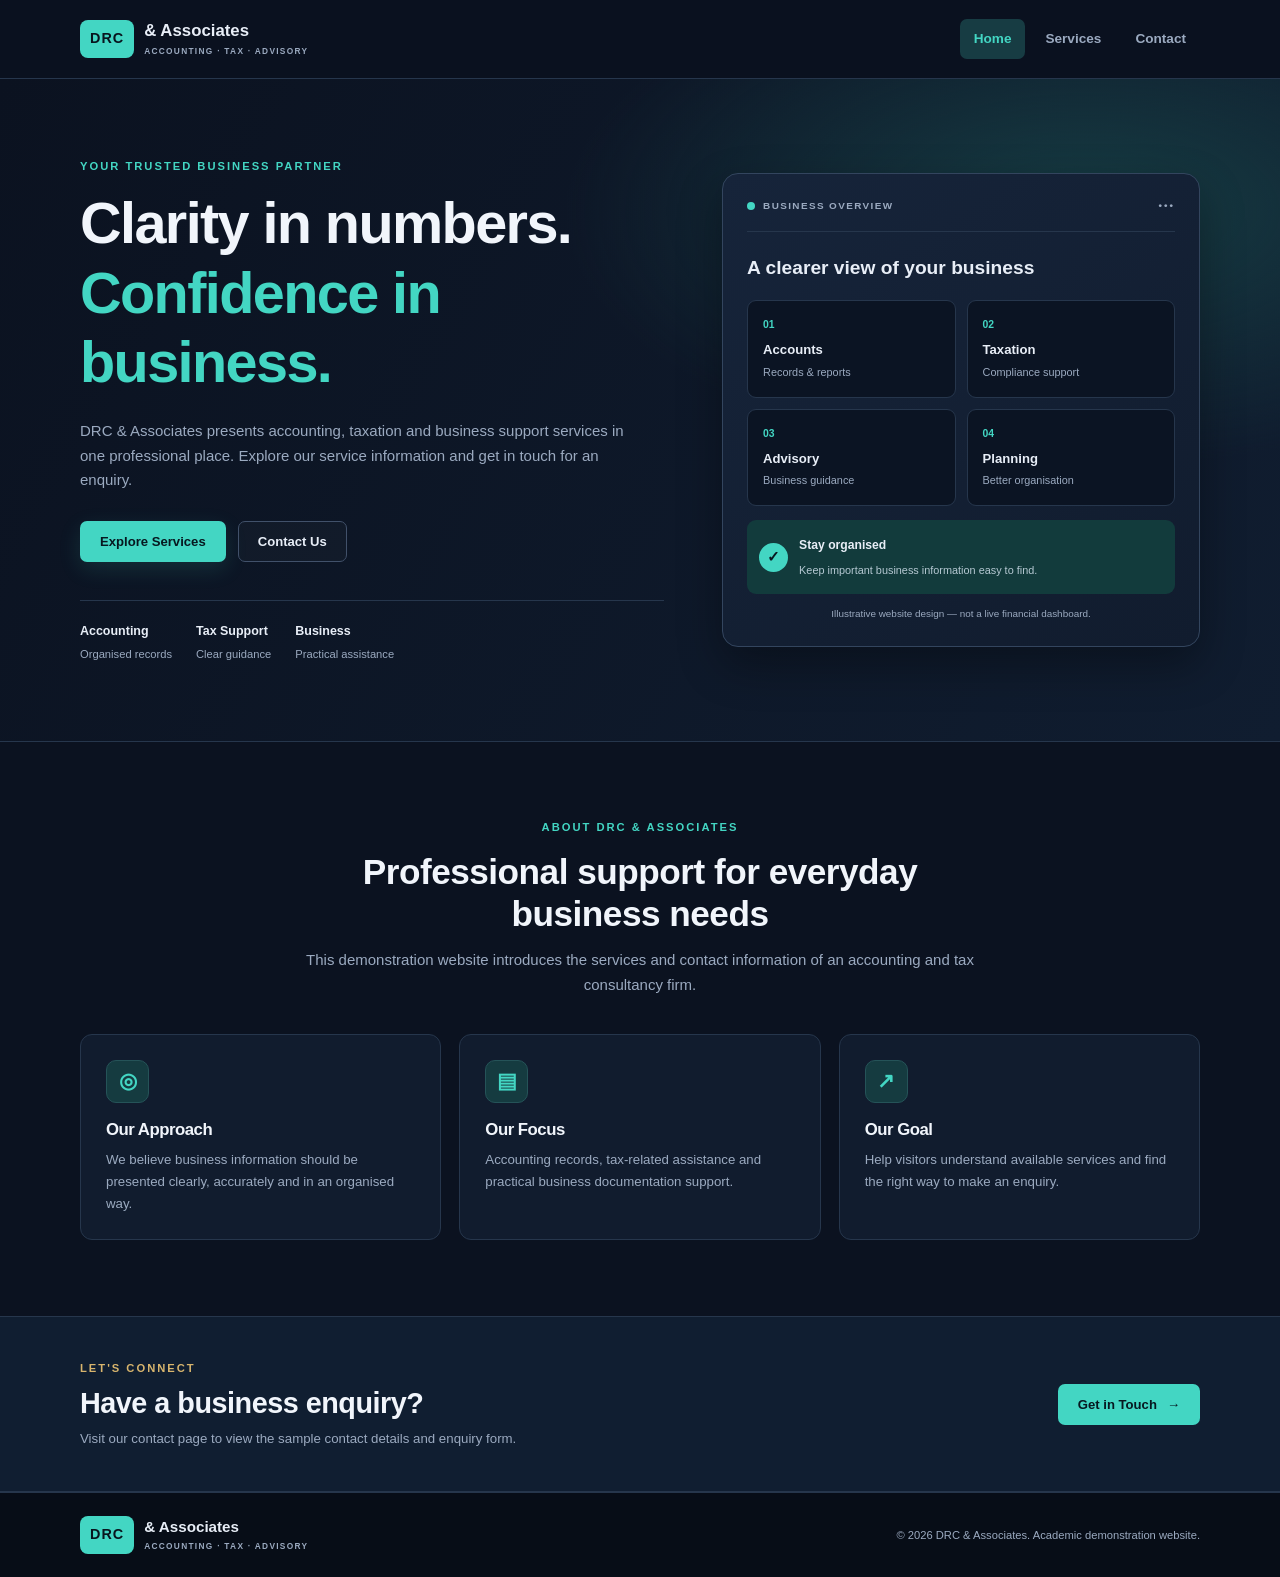
<file: index.html>
<!DOCTYPE html>
<html lang="en">
<head>
  <meta charset="UTF-8">
  <meta name="viewport" content="width=device-width, initial-scale=1.0">
  <title>DRC &amp; Associates | Accounting & Tax Consultancy</title>
  <link rel="stylesheet" href="style.css">
</head>
<body>
  <header class="site-header">
    <div class="container nav-wrap">
      <a class="brand" href="index.html"><span class="brand-mark">DRC</span><span> &amp; Associates<small>ACCOUNTING · TAX · ADVISORY</small></span></a>
      <nav aria-label="Main navigation">
        <a class="active" href="index.html">Home</a>
        <a href="services.html">Services</a>
        <a href="contact.html">Contact</a>
      </nav>
    </div>
  </header>

  <main>
    <section class="hero">
      <div class="container hero-grid">
        <div class="hero-content">
          <p class="eyebrow">YOUR TRUSTED BUSINESS PARTNER</p>
          <h1>Clarity in numbers.<br><span>Confidence in business.</span></h1>
          <p class="hero-text">DRC &amp; Associates presents accounting, taxation and business support services in one professional place. Explore our service information and get in touch for an enquiry.</p>
          <div class="hero-actions">
            <a class="btn btn-primary" href="services.html">Explore Services</a>
            <a class="btn btn-outline" href="contact.html">Contact Us</a>
          </div>
          <div class="trust-row">
            <div><strong>Accounting</strong><span>Organised records</span></div>
            <div><strong>Tax Support</strong><span>Clear guidance</span></div>
            <div><strong>Business</strong><span>Practical assistance</span></div>
          </div>
        </div>
        <div class="hero-card">
          <div class="card-top"><span class="dot"></span><span>BUSINESS OVERVIEW</span><span class="card-menu">•••</span></div>
          <div class="overview-title">A clearer view of your business</div>
          <div class="metric-grid">
            <div class="metric"><span>01</span><strong>Accounts</strong><small>Records &amp; reports</small></div>
            <div class="metric"><span>02</span><strong>Taxation</strong><small>Compliance support</small></div>
            <div class="metric"><span>03</span><strong>Advisory</strong><small>Business guidance</small></div>
            <div class="metric"><span>04</span><strong>Planning</strong><small>Better organisation</small></div>
          </div>
          <div class="note-box"><span class="note-icon">✓</span><p><strong>Stay organised</strong><br><small>Keep important business information easy to find.</small></p></div>
          <p class="demo-note">Illustrative website design — not a live financial dashboard.</p>
        </div>
      </div>
    </section>

    <section class="section" id="about">
      <div class="container">
        <div class="section-heading">
          <p class="eyebrow">ABOUT DRC &amp; ASSOCIATES</p>
          <h2>Professional support for everyday business needs</h2>
          <p>This demonstration website introduces the services and contact information of an accounting and tax consultancy firm.</p>
        </div>
        <div class="about-grid">
          <article class="info-card"><div class="icon-box">◎</div><h3>Our Approach</h3><p>We believe business information should be presented clearly, accurately and in an organised way.</p></article>
          <article class="info-card"><div class="icon-box">▤</div><h3>Our Focus</h3><p>Accounting records, tax-related assistance and practical business documentation support.</p></article>
          <article class="info-card"><div class="icon-box">↗</div><h3>Our Goal</h3><p>Help visitors understand available services and find the right way to make an enquiry.</p></article>
        </div>
      </div>
    </section>

    <section class="cta-section">
      <div class="container cta-wrap">
        <div><p class="eyebrow light-eyebrow">LET'S CONNECT</p><h2>Have a business enquiry?</h2><p>Visit our contact page to view the sample contact details and enquiry form.</p></div>
        <a class="btn btn-light" href="contact.html">Get in Touch <span>→</span></a>
      </div>
    </section>
  </main>

  <footer class="footer">
    <div class="container footer-wrap">
      <a class="brand footer-brand" href="index.html"><span class="brand-mark">DRC</span><span> &amp; Associates<small>ACCOUNTING · TAX · ADVISORY</small></span></a>
      <p>© 2026 DRC &amp; Associates. Academic demonstration website.</p>
    </div>
  </footer>
</body>
</html>
</file>
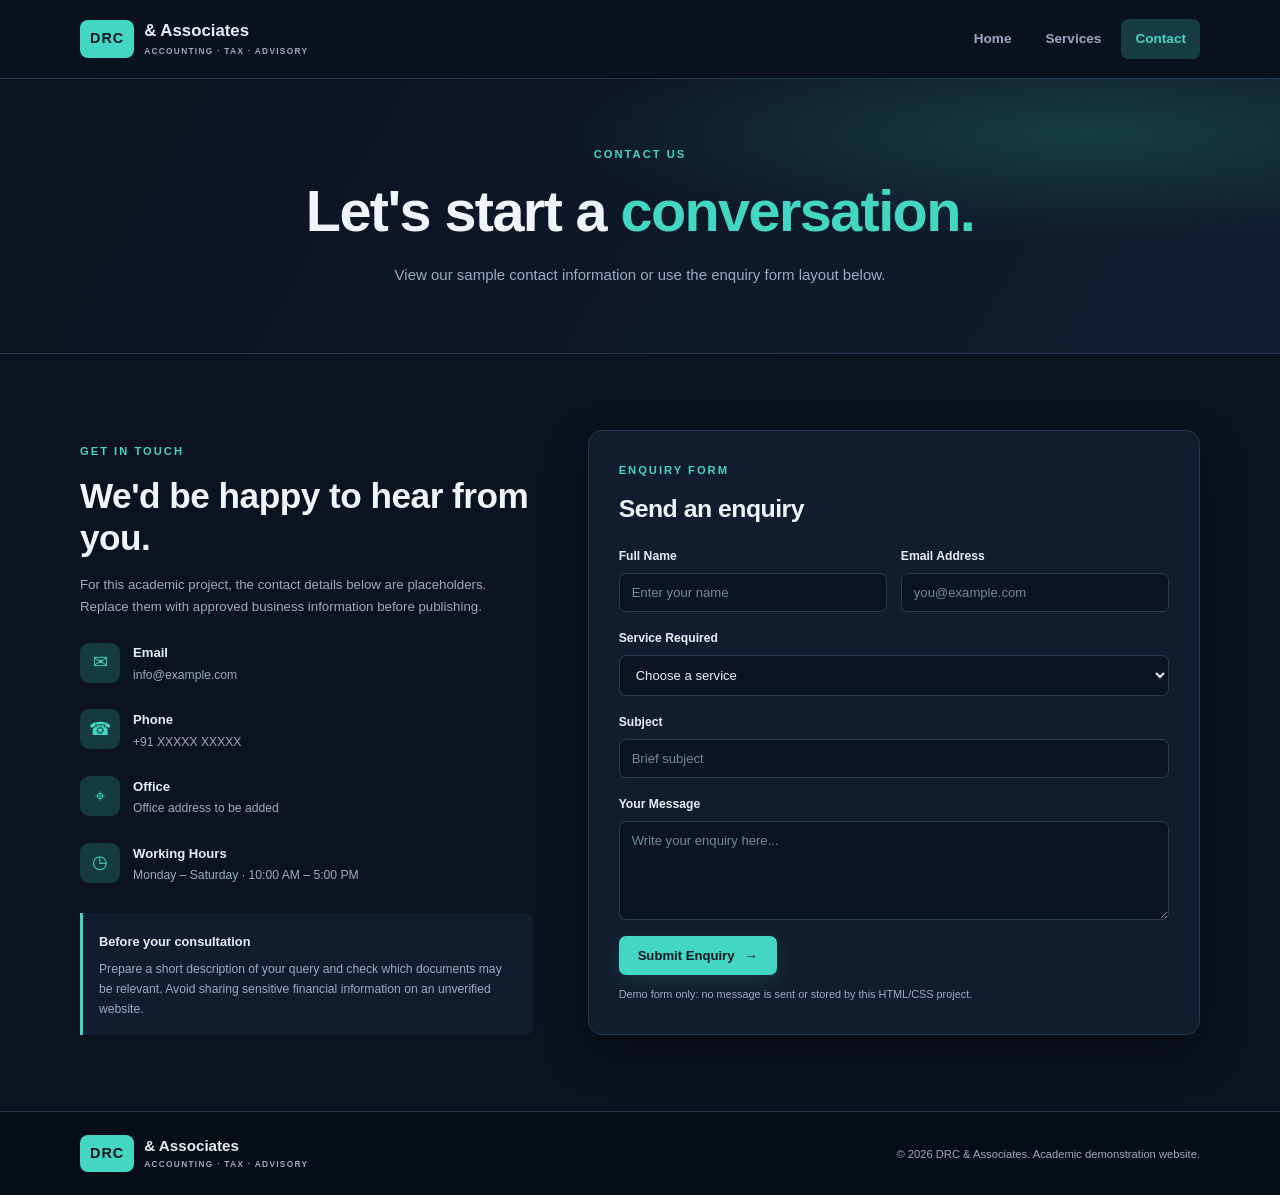
<file: contact.html>
<!DOCTYPE html>
<html lang="en">
<head>
  <meta charset="UTF-8">
  <meta name="viewport" content="width=device-width, initial-scale=1.0">
  <title>Contact | DRC &amp; Associates</title>
  <link rel="stylesheet" href="style.css">
</head>
<body>
  <header class="site-header">
    <div class="container nav-wrap">
      <a class="brand" href="index.html"><span class="brand-mark">DRC</span><span> &amp; Associates<small>ACCOUNTING · TAX · ADVISORY</small></span></a>
      <nav aria-label="Main navigation">
        <a href="index.html">Home</a>
        <a href="services.html">Services</a>
        <a class="active" href="contact.html">Contact</a>
      </nav>
    </div>
  </header>

  <main>
    <section class="page-hero contact-hero">
      <div class="container">
        <p class="eyebrow">CONTACT US</p>
        <h1>Let's start a <span>conversation.</span></h1>
        <p>View our sample contact information or use the enquiry form layout below.</p>
      </div>
    </section>

    <section class="section">
      <div class="container contact-grid">
        <div class="contact-info">
          <p class="eyebrow">GET IN TOUCH</p>
          <h2>We'd be happy to hear from you.</h2>
          <p class="muted">For this academic project, the contact details below are placeholders. Replace them with approved business information before publishing.</p>
          <div class="contact-detail"><span class="detail-icon">✉</span><div><strong>Email</strong><p>info@example.com</p></div></div>
          <div class="contact-detail"><span class="detail-icon">☎</span><div><strong>Phone</strong><p>+91 XXXXX XXXXX</p></div></div>
          <div class="contact-detail"><span class="detail-icon">⌖</span><div><strong>Office</strong><p>Office address to be added</p></div></div>
          <div class="contact-detail"><span class="detail-icon">◷</span><div><strong>Working Hours</strong><p>Monday – Saturday · 10:00 AM – 5:00 PM</p></div></div>
          <div class="contact-tip"><strong>Before your consultation</strong><p>Prepare a short description of your query and check which documents may be relevant. Avoid sharing sensitive financial information on an unverified website.</p></div>
        </div>

        <div class="form-card">
          <p class="eyebrow">ENQUIRY FORM</p>
          <h2>Send an enquiry</h2>
          <form action="#" method="get">
            <div class="form-row">
              <div class="form-group"><label for="name">Full Name</label><input type="text" id="name" name="name" placeholder="Enter your name" required></div>
              <div class="form-group"><label for="email">Email Address</label><input type="email" id="email" name="email" placeholder="you@example.com" required></div>
            </div>
            <div class="form-group"><label for="service">Service Required</label><select id="service" name="service"><option>Choose a service</option><option>Accounting &amp; Bookkeeping</option><option>GST Assistance</option><option>Income Tax Assistance</option><option>Business Advisory</option><option>Other Enquiry</option></select></div>
            <div class="form-group"><label for="subject">Subject</label><input type="text" id="subject" name="subject" placeholder="Brief subject"></div>
            <div class="form-group"><label for="message">Your Message</label><textarea id="message" name="message" rows="5" placeholder="Write your enquiry here..."></textarea></div>
            <button class="btn btn-primary submit-btn" type="submit">Submit Enquiry <span>→</span></button>
            <p class="form-note">Demo form only: no message is sent or stored by this HTML/CSS project.</p>
          </form>
        </div>
      </div>
    </section>
  </main>

  <footer class="footer">
    <div class="container footer-wrap">
      <a class="brand footer-brand" href="index.html"><span class="brand-mark">DRC</span><span> &amp; Associates<small>ACCOUNTING · TAX · ADVISORY</small></span></a>
      <p>© 2026 DRC &amp; Associates. Academic demonstration website.</p>
    </div>
  </footer>
</body>
</html>
</file>
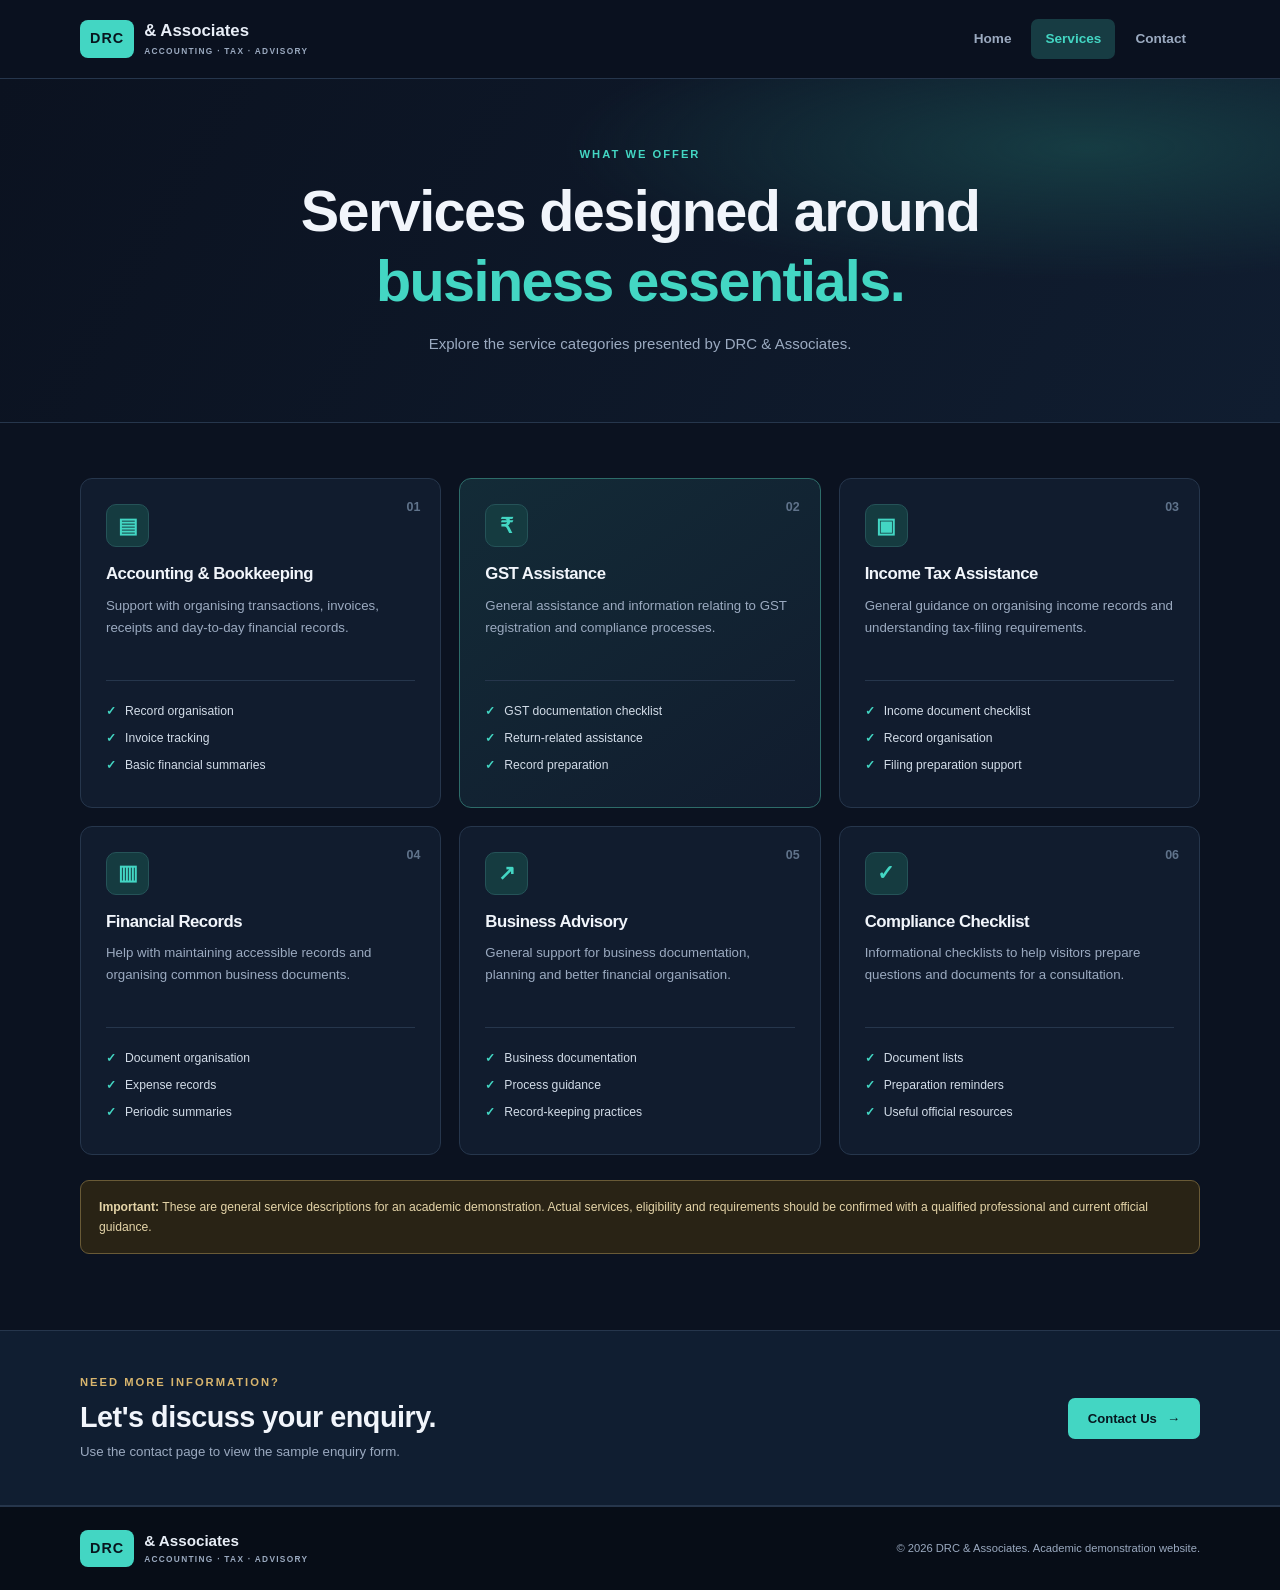
<file: services.html>
<!DOCTYPE html>
<html lang="en">
<head>
  <meta charset="UTF-8">
  <meta name="viewport" content="width=device-width, initial-scale=1.0">
  <title>Services | DRC &amp; Associates</title>
  <link rel="stylesheet" href="style.css">
</head>
<body>
  <header class="site-header">
    <div class="container nav-wrap">
      <a class="brand" href="index.html"><span class="brand-mark">DRC</span><span> &amp; Associates<small>ACCOUNTING · TAX · ADVISORY</small></span></a>
      <nav aria-label="Main navigation">
        <a href="index.html">Home</a>
        <a class="active" href="services.html">Services</a>
        <a href="contact.html">Contact</a>
      </nav>
    </div>
  </header>

  <main>
    <section class="page-hero">
      <div class="container">
        <p class="eyebrow">WHAT WE OFFER</p>
        <h1>Services designed around<br><span>business essentials.</span></h1>
        <p>Explore the service categories presented by DRC &amp; Associates.</p>
      </div>
    </section>

    <section class="section services-section">
      <div class="container">
        <div class="service-grid">
          <article class="service-card"><div class="service-number">01</div><div class="icon-box">▤</div><h2>Accounting &amp; Bookkeeping</h2><p>Support with organising transactions, invoices, receipts and day-to-day financial records.</p><ul><li>Record organisation</li><li>Invoice tracking</li><li>Basic financial summaries</li></ul></article>
          <article class="service-card featured"><div class="service-number">02</div><div class="icon-box">₹</div><h2>GST Assistance</h2><p>General assistance and information relating to GST registration and compliance processes.</p><ul><li>GST documentation checklist</li><li>Return-related assistance</li><li>Record preparation</li></ul></article>
          <article class="service-card"><div class="service-number">03</div><div class="icon-box">▣</div><h2>Income Tax Assistance</h2><p>General guidance on organising income records and understanding tax-filing requirements.</p><ul><li>Income document checklist</li><li>Record organisation</li><li>Filing preparation support</li></ul></article>
          <article class="service-card"><div class="service-number">04</div><div class="icon-box">▥</div><h2>Financial Records</h2><p>Help with maintaining accessible records and organising common business documents.</p><ul><li>Document organisation</li><li>Expense records</li><li>Periodic summaries</li></ul></article>
          <article class="service-card"><div class="service-number">05</div><div class="icon-box">↗</div><h2>Business Advisory</h2><p>General support for business documentation, planning and better financial organisation.</p><ul><li>Business documentation</li><li>Process guidance</li><li>Record-keeping practices</li></ul></article>
          <article class="service-card"><div class="service-number">06</div><div class="icon-box">✓</div><h2>Compliance Checklist</h2><p>Informational checklists to help visitors prepare questions and documents for a consultation.</p><ul><li>Document lists</li><li>Preparation reminders</li><li>Useful official resources</li></ul></article>
        </div>
        <div class="disclaimer"><strong>Important:</strong> These are general service descriptions for an academic demonstration. Actual services, eligibility and requirements should be confirmed with a qualified professional and current official guidance.</div>
      </div>
    </section>

    <section class="cta-section">
      <div class="container cta-wrap">
        <div><p class="eyebrow light-eyebrow">NEED MORE INFORMATION?</p><h2>Let's discuss your enquiry.</h2><p>Use the contact page to view the sample enquiry form.</p></div>
        <a class="btn btn-light" href="contact.html">Contact Us <span>→</span></a>
      </div>
    </section>
  </main>

  <footer class="footer">
    <div class="container footer-wrap">
      <a class="brand footer-brand" href="index.html"><span class="brand-mark">DRC</span><span> &amp; Associates<small>ACCOUNTING · TAX · ADVISORY</small></span></a>
      <p>© 2026 DRC &amp; Associates. Academic demonstration website.</p>
    </div>
  </footer>
</body>
</html>
</file>
<file: style.css>
/* DRC & Associates | Compact dark theme */
:root{
  --bg:#0b1220;--panel:#111c2e;--panel2:#16243a;--line:#26364c;
  --text:#e8eef7;--muted:#9baac0;--teal:#43d6c3;--gold:#d8b56d;
  --navy:#f1f5fb;--white:#fff;--shadow:0 18px 45px #0005;
}
*{box-sizing:border-box;margin:0;padding:0}
html{scroll-behavior:smooth}
body{font:15px/1.65 "Segoe UI",Arial,sans-serif;color:var(--text);background:var(--bg)}
a{color:inherit;text-decoration:none}
.container{width:min(1120px,90%);margin:auto}
h1,h2,h3{color:var(--navy);line-height:1.2;letter-spacing:-.5px}
h1{font-size:clamp(2.2rem,4.5vw,3.6rem);letter-spacing:-1.6px}
h1 span{color:var(--teal)}
h2{font-size:clamp(1.6rem,3vw,2.2rem)}
.eyebrow{color:var(--teal);font-size:.7rem;font-weight:800;letter-spacing:2px;margin-bottom:14px}

/* Header */
.site-header{position:sticky;top:0;z-index:10;background:#0b1220ed;border-bottom:1px solid var(--line);backdrop-filter:blur(12px)}
.nav-wrap{min-height:78px;display:flex;align-items:center;justify-content:space-between;gap:24px}
.brand{display:inline-flex;align-items:center;font-size:1.05rem;font-weight:800;line-height:1.2}
.brand-mark{background:var(--teal);color:#08151e;padding:10px;border-radius:8px;margin-right:10px;font-size:.9rem;letter-spacing:1px}
.brand small{display:block;color:var(--muted);font-size:.52rem;letter-spacing:1.3px;margin-top:5px}
nav{display:flex;gap:6px}
nav a{padding:9px 14px;border-radius:7px;color:var(--muted);font-size:.85rem;font-weight:600;transition:.2s}
nav a:hover,nav a.active{background:#173c43;color:var(--teal)}

/* Home hero */
.hero,.page-hero{background:radial-gradient(ellipse at 85% 20%,#163c43 0,transparent 34%),linear-gradient(120deg,#0b1220,#101d30);border-bottom:1px solid var(--line)}
.hero{padding:78px 0}
.hero-grid{display:grid;grid-template-columns:1.1fr .9fr;align-items:center;gap:58px}
.hero-text{max-width:560px;color:var(--muted);margin-top:22px}
.hero-actions{display:flex;gap:12px;flex-wrap:wrap;margin-top:28px}
.btn{display:inline-flex;align-items:center;justify-content:center;gap:10px;padding:12px 19px;border:1px solid transparent;border-radius:7px;font:700 .82rem "Segoe UI",Arial,sans-serif;cursor:pointer;transition:.2s}
.btn:hover{transform:translateY(-2px)}
.btn-primary{background:var(--teal);color:#071820;box-shadow:0 7px 22px #43d6c322}
.btn-primary:hover{background:#75e5d6}
.btn-outline{border-color:#41516a;color:var(--text);background:#ffffff05}
.btn-outline:hover{border-color:var(--teal);color:var(--teal)}
.trust-row{display:flex;gap:24px;flex-wrap:wrap;margin-top:38px;padding-top:20px;border-top:1px solid var(--line)}
.trust-row div{display:flex;flex-direction:column}
.trust-row strong{font-size:.78rem}.trust-row span{font-size:.7rem;color:var(--muted);margin-top:3px}

/* Dashboard-style visual */
.hero-card{padding:24px;background:linear-gradient(145deg,var(--panel2),var(--panel));border:1px solid #33455e;border-radius:16px;box-shadow:var(--shadow)}
.card-top{display:flex;align-items:center;gap:8px;color:var(--muted);font-size:.62rem;font-weight:800;letter-spacing:1.4px;padding-bottom:17px;border-bottom:1px solid var(--line)}
.dot{width:8px;height:8px;border-radius:50%;background:var(--teal)}
.card-menu{margin-left:auto;letter-spacing:2px}
.overview-title{font-size:1.2rem;font-weight:800;margin:20px 0 16px}
.metric-grid{display:grid;grid-template-columns:1fr 1fr;gap:11px}
.metric{display:flex;flex-direction:column;padding:15px;background:#0b1423;border:1px solid var(--line);border-radius:9px}
.metric span{font-size:.65rem;color:var(--teal);font-weight:800;margin-bottom:6px}
.metric strong{font-size:.82rem}.metric small{font-size:.68rem;color:var(--muted);margin-top:3px}
.note-box{display:flex;align-items:center;gap:11px;padding:12px;margin-top:14px;border-radius:9px;background:#123b3c}
.note-icon{display:grid;place-items:center;width:29px;height:29px;border-radius:50%;background:var(--teal);color:#071820;font-weight:900}
.note-box strong{font-size:.76rem}.note-box small{color:#b6c9d3;font-size:.68rem}
.demo-note{text-align:center;color:var(--muted);font-size:.62rem;margin-top:12px}

/* Content sections and cards */
.section{padding:76px 0}
.section-heading{max-width:680px;text-align:center;margin:0 auto 36px}
.section-heading>p:last-child{color:var(--muted);margin-top:13px}
.about-grid{display:grid;grid-template-columns:repeat(3,1fr);gap:18px}
.info-card,.service-card{background:var(--panel);border:1px solid var(--line);border-radius:12px;padding:25px;transition:transform .2s,border-color .2s,box-shadow .2s}
.info-card:hover,.service-card:hover{transform:translateY(-4px);border-color:#3c807b;box-shadow:var(--shadow)}
.icon-box{display:grid;place-items:center;width:43px;height:43px;background:#153b40;color:var(--teal);border:1px solid #255358;border-radius:10px;font-size:1.3rem;font-weight:700;margin-bottom:17px}
.info-card h3{font-size:1.05rem;margin-bottom:9px}
.info-card p,.service-card p{color:var(--muted);font-size:.83rem}
.cta-section{padding:42px 0;background:#101e31;border-block:1px solid var(--line)}
.cta-wrap{display:flex;align-items:center;justify-content:space-between;gap:24px}
.cta-wrap h2{font-size:1.8rem}.cta-wrap p:not(.eyebrow){color:var(--muted);font-size:.83rem;margin-top:7px}
.light-eyebrow{color:var(--gold);margin-bottom:8px}
.btn-light{background:var(--teal);color:#071820;white-space:nowrap}
.btn-light:hover{background:#75e5d6}

/* Footer */
.footer{background:#070d17;padding:23px 0;border-top:1px solid var(--line)}
.footer-wrap{display:flex;align-items:center;justify-content:space-between;gap:20px}
.footer-brand{font-size:.95rem}.footer-brand small{color:var(--muted)}
.footer-wrap>p{color:var(--muted);font-size:.7rem;text-align:right}

/* Inner pages */
.page-hero{padding:66px 0;text-align:center}
.page-hero> .container>p:last-child{color:var(--muted);margin-top:16px}
.services-section{padding-top:55px}
.service-grid{display:grid;grid-template-columns:repeat(3,1fr);gap:18px}
.service-card{position:relative}
.service-card.featured{background:linear-gradient(145deg,#132b37,#111c2e);border-color:#2d6c69}
.service-number{position:absolute;top:18px;right:20px;color:#60738b;font-size:.78rem;font-weight:800}
.service-card h2{font-size:1.05rem;margin-bottom:10px}
.service-card p{min-height:68px}
.service-card ul{list-style:none;border-top:1px solid var(--line);margin-top:17px;padding-top:13px}
.service-card li{font-size:.76rem;margin:7px 0;color:#d2dce8}
.service-card li:before{content:"✓";color:var(--teal);font-weight:800;margin-right:9px}
.disclaimer{margin-top:25px;padding:16px 18px;border:1px solid #695a36;border-radius:9px;background:#292315;color:#e4d4a8;font-size:.76rem}

/* Contact page */
.contact-grid{display:grid;grid-template-columns:.85fr 1.15fr;gap:55px;align-items:start}
.contact-info{padding-top:12px}.contact-info h2{margin-bottom:15px}
.muted{color:var(--muted);font-size:.83rem}
.contact-detail{display:flex;align-items:center;gap:13px;margin-top:22px}
.detail-icon{display:grid;place-items:center;flex-shrink:0;width:40px;height:40px;background:#153b40;color:var(--teal);border-radius:9px;font-size:1.1rem}
.contact-detail strong{font-size:.82rem}.contact-detail p{font-size:.76rem;color:var(--muted)}
.contact-tip{margin-top:28px;padding:16px;background:var(--panel);border-left:3px solid var(--teal);border-radius:0 8px 8px 0}
.contact-tip strong{font-size:.8rem}.contact-tip p{font-size:.76rem;color:var(--muted);margin-top:5px}
.form-card{padding:30px;background:var(--panel);border:1px solid var(--line);border-radius:14px;box-shadow:var(--shadow)}
.form-card h2{font-size:1.55rem;margin-bottom:22px}
.form-row{display:grid;grid-template-columns:1fr 1fr;gap:14px}
.form-group{display:flex;flex-direction:column;margin-bottom:16px}
.form-group label{font-size:.76rem;font-weight:700;margin-bottom:7px}
.form-group input,.form-group select,.form-group textarea{width:100%;padding:11px 12px;background:#0b1423;border:1px solid #2a3b51;border-radius:7px;color:var(--text);font: .82rem "Segoe UI",Arial,sans-serif;outline:none}
.form-group input::placeholder,.form-group textarea::placeholder{color:#77869a}
.form-group input:focus,.form-group select:focus,.form-group textarea:focus{border-color:var(--teal);box-shadow:0 0 0 3px #43d6c31a}
.form-group select option{background:var(--panel);color:var(--text)}
.form-group textarea{resize:vertical}
.submit-btn{border:0}
.form-note{font-size:.68rem;color:var(--muted);margin-top:11px}

/* Responsive layout */
@media(max-width:850px){
  .hero-grid,.contact-grid{grid-template-columns:1fr;gap:35px}
  .hero-card{max-width:560px;width:100%;margin:auto}
  .service-grid{grid-template-columns:repeat(2,1fr)}
}
@media(max-width:600px){
  .nav-wrap{padding:14px 0;flex-direction:column;gap:12px}
  nav{justify-content:center;width:100%}nav a{font-size:.77rem;padding:8px 12px}
  .hero{padding:52px 0}.section{padding:55px 0}
  .about-grid,.service-grid{grid-template-columns:1fr}
  .cta-wrap,.footer-wrap{align-items:flex-start;flex-direction:column}
  .footer-wrap>p{text-align:left}
  .page-hero{padding:52px 0}
  .form-card{padding:22px}.form-row{grid-template-columns:1fr;gap:0}
  .trust-row{gap:16px}
}
</file>
